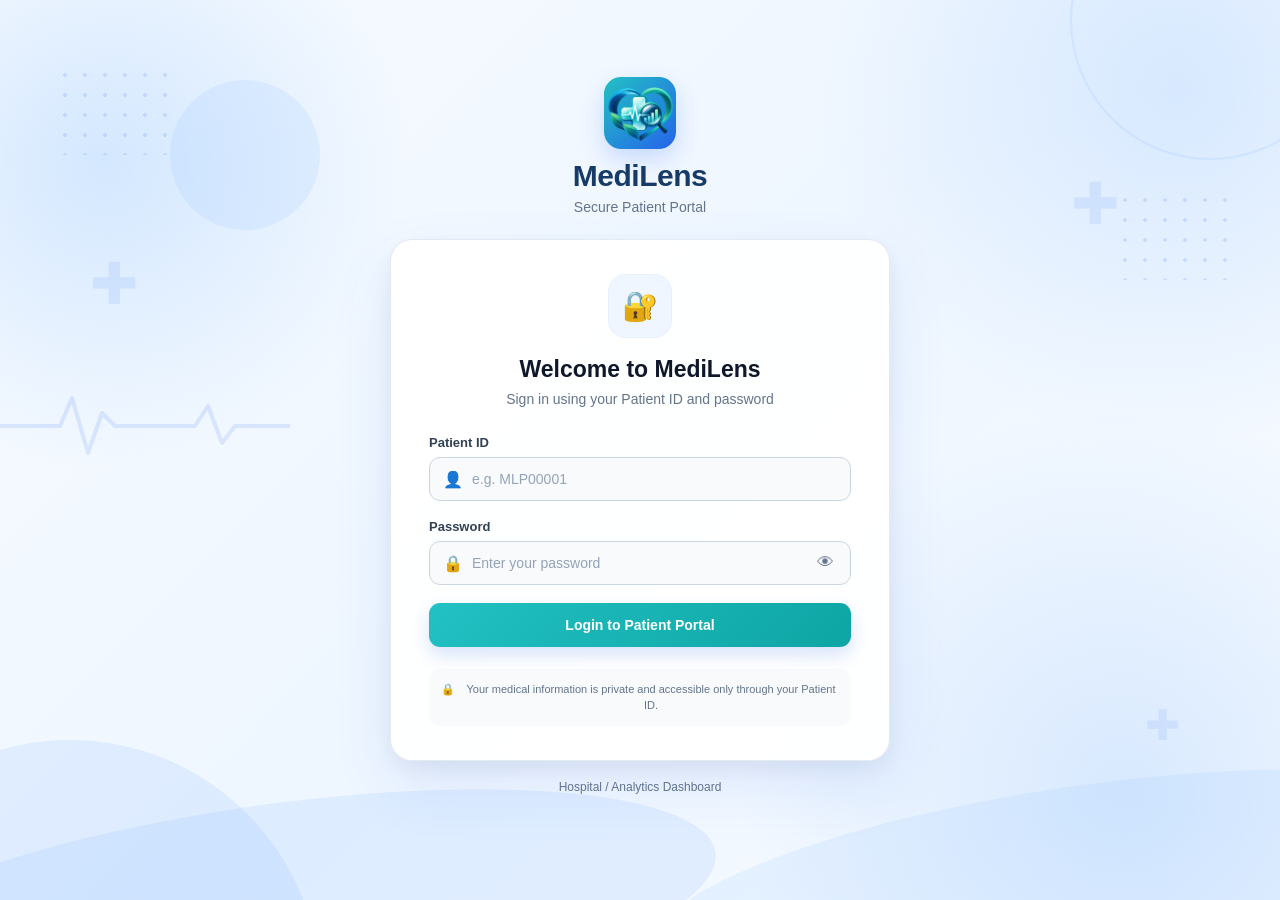
<file: frontend/patient-dashboard.html>
<!DOCTYPE html>
<html lang="en">

<head>

    <meta charset="UTF-8">

    <meta
        name="viewport"
        content="width=device-width, initial-scale=1.0">

    <title>MediLens | My Health Dashboard</title>


    <style>

        * {
            box-sizing: border-box;
        }


        /* =========================================
           PAGE BACKGROUND
        ========================================= */

        body {
            margin: 0;

            min-height: 100vh;

            font-family:
                Arial,
                Helvetica,
                sans-serif;

            color: #0f172a;

            background:
                radial-gradient(
                    circle at 5% 18%,
                    rgba(147, 197, 253, 0.28) 0,
                    rgba(147, 197, 253, 0) 23%
                ),
                radial-gradient(
                    circle at 95% 15%,
                    rgba(34, 193, 195, 0.13) 0,
                    rgba(34, 193, 195, 0) 25%
                ),
                radial-gradient(
                    circle at 88% 82%,
                    rgba(96, 165, 250, 0.18) 0,
                    rgba(96, 165, 250, 0) 30%
                ),
                linear-gradient(
                    135deg,
                    #f8fbff 0%,
                    #eef6ff 50%,
                    #f8fbff 100%
                );

            background-attachment: fixed;

            overflow-x: hidden;
        }


        /* =========================================
           HEALTHCARE BACKGROUND DECORATION
        ========================================= */

        .dashboard-decoration {
            position: fixed;

            inset: 0;

            overflow: hidden;

            pointer-events: none;

            z-index: 0;
        }


        .dashboard-circle {
            position: absolute;

            border-radius: 50%;
        }


        .circle-left {
            width: 190px;
            height: 190px;

            top: 145px;
            left: -65px;

            background:
                rgba(96, 165, 250, 0.10);
        }


        .circle-right {
            width: 310px;
            height: 310px;

            top: -155px;
            right: -75px;

            border:
                2px solid
                rgba(37, 99, 235, 0.09);

            background:
                rgba(147, 197, 253, 0.03);
        }


        .circle-bottom {
            width: 420px;
            height: 420px;

            right: -230px;
            bottom: -250px;

            background:
                rgba(34, 193, 195, 0.07);
        }


        /* =========================================
           MEDICAL CROSSES
        ========================================= */

        .dashboard-cross {
            position: absolute;

            color:
                rgba(37, 99, 235, 0.08);

            font-size: 52px;

            font-weight: 300;
        }


        .cross-left {
            top: 330px;
            left: 65px;
        }


        .cross-right {
            top: 275px;
            right: 85px;
        }


        .cross-bottom {
            bottom: 170px;
            left: 45px;

            font-size: 40px;
        }


        /* =========================================
           DOT PATTERN
        ========================================= */

        .dashboard-dots {
            position: absolute;

            width: 105px;
            height: 85px;

            background-image:
                radial-gradient(
                    rgba(37, 99, 235, 0.18) 2px,
                    transparent 2px
                );

            background-size: 18px 18px;

            opacity: 0.75;
        }


        .dots-left {
            top: 105px;
            left: 35px;
        }


        .dots-right {
            top: 220px;
            right: 25px;
        }


        /* =========================================
           ECG LINE
        ========================================= */

        .dashboard-ecg {
            position: absolute;

            left: -15px;
            top: 47%;

            width: 300px;
            height: 85px;

            opacity: 0.11;
        }


        .dashboard-ecg svg {
            width: 100%;
            height: 100%;
        }


        /* =========================================
           BOTTOM WAVES
        ========================================= */

        .dashboard-wave {
            position: absolute;

            width: 900px;
            height: 220px;

            border-radius: 50%;

            transform: rotate(-7deg);
        }


        .wave-left {
            left: -300px;
            bottom: -145px;

            background:
                rgba(96, 165, 250, 0.10);
        }


        .wave-right {
            right: -330px;
            bottom: -125px;

            background:
                rgba(34, 193, 195, 0.07);
        }


        /* =========================================
           HEADER
        ========================================= */

        .patient-header {
            position: relative;

            z-index: 2;

            height: 72px;

            display: flex;

            align-items: center;

            justify-content: space-between;

            padding: 0 35px;

            background:
                rgba(255, 255, 255, 0.96);

            border-bottom:
                1px solid #e2e8f0;

            box-shadow:
                0 4px 15px
                rgba(15, 23, 42, 0.04);
        }


        .brand {
            display: flex;

            align-items: center;

            gap: 11px;
        }


        .brand-logo {
    width: 42px;
    height: 42px;
    display: flex;
    align-items: center;
    justify-content: center;
    border-radius: 12px;
    overflow: hidden;
    flex-shrink: 0;
    background: linear-gradient(135deg, #22c1c3, #2563eb);
    box-shadow: 0 6px 15px rgba(37, 99, 235, 0.15);
}

.brand-logo img {
    width: 100%;
    height: 100%;
    object-fit: contain;
    display: block;
}


        .brand-text h1 {
            margin: 0;

            font-size: 20px;

            color: #173b67;
        }


        .brand-text p {
            margin: 2px 0 0;

            font-size: 11px;

            color: #64748b;
        }


        .logout-button {
            border: none;

            padding: 9px 15px;

            border-radius: 9px;

            background: #eff6ff;

            color: #2563eb;

            font-size: 13px;

            font-weight: 600;

            cursor: pointer;

            transition: 0.2s ease;
        }


        .logout-button:hover {
            background: #dbeafe;

            transform: translateY(-1px);
        }


        /* =========================================
           MAIN
        ========================================= */

        .dashboard-container {
            position: relative;

            z-index: 2;

            max-width: 1200px;

            margin: 0 auto;

            padding: 35px 25px 60px;
        }


        /* =========================================
           WELCOME
        ========================================= */

        .welcome-section {
            margin-bottom: 28px;
        }


        .welcome-section h2 {
            margin: 0;

            font-size: 28px;

            color: #0f172a;
        }


        .welcome-section p {
            margin: 7px 0 0;

            color: #64748b;

            font-size: 14px;
        }


        /* =========================================
           PATIENT SUMMARY
        ========================================= */

        .summary-card {
            display: flex;

            align-items: center;

            gap: 20px;

            padding: 22px;

            margin-bottom: 25px;

            background:
                rgba(255, 255, 255, 0.95);

            border:
                1px solid #e2e8f0;

            border-radius: 16px;

            box-shadow:
                0 10px 30px
                rgba(15, 23, 42, 0.06);

            backdrop-filter: blur(8px);
        }


        .patient-avatar {
            width: 70px;
            height: 70px;

            flex-shrink: 0;

            display: flex;

            align-items: center;
            justify-content: center;

            border-radius: 18px;

            background:
                linear-gradient(
                    135deg,
                    #dffafa,
                    #dbeafe
                );

            font-size: 32px;
        }


        .patient-summary-info h3 {
            margin: 0 0 5px;

            font-size: 21px;

            color: #0f172a;
        }


        .patient-summary-info p {
            margin: 3px 0;

            color: #64748b;

            font-size: 13px;
        }


        .patient-id-badge {
            display: inline-block;

            margin-top: 6px;

            padding: 5px 9px;

            border-radius: 7px;

            background: #ecfeff;

            color: #0f766e;

            font-size: 11px;

            font-weight: 600;
        }


        /* =========================================
           SECTION TITLE
        ========================================= */

        .section-title {
            margin: 30px 0 15px;

            font-size: 18px;

            color: #0f172a;
        }


        /* =========================================
           INFORMATION GRID
        ========================================= */

        .info-grid {
            display: grid;

            grid-template-columns:
                repeat(4, 1fr);

            gap: 15px;
        }


        .info-card {
            padding: 18px;

            background:
                rgba(255, 255, 255, 0.94);

            border:
                1px solid #e2e8f0;

            border-radius: 14px;

            box-shadow:
                0 6px 20px
                rgba(15, 23, 42, 0.045);

            transition:
                transform 0.2s ease,
                box-shadow 0.2s ease;
        }


        .info-card:hover {
            transform: translateY(-2px);

            box-shadow:
                0 10px 25px
                rgba(37, 99, 235, 0.08);
        }


        .info-label {
            margin-bottom: 7px;

            color: #64748b;

            font-size: 11px;

            font-weight: 600;

            text-transform: uppercase;

            letter-spacing: 0.4px;
        }


        .info-value {
            color: #0f172a;

            font-size: 15px;

            font-weight: 600;

            word-break: break-word;
        }


        /* =========================================
           HEALTH / TEST CARD
        ========================================= */

        .health-grid {
            display: grid;

            grid-template-columns:
                repeat(2, 1fr);

            gap: 18px;
        }


        .health-card {
            padding: 22px;

            background:
                rgba(255, 255, 255, 0.95);

            border:
                1px solid #e2e8f0;

            border-radius: 15px;

            box-shadow:
                0 6px 20px
                rgba(15, 23, 42, 0.045);

            transition:
                transform 0.2s ease,
                box-shadow 0.2s ease;
        }


        .health-card:hover {
            transform: translateY(-2px);

            box-shadow:
                0 10px 28px
                rgba(37, 99, 235, 0.08);
        }


        .health-card-header {
            display: flex;

            align-items: center;

            gap: 10px;

            margin-bottom: 14px;
        }


        .health-icon {
            width: 38px;
            height: 38px;

            display: flex;

            align-items: center;
            justify-content: center;

            border-radius: 10px;

            background: #eff6ff;

            font-size: 19px;
        }


        .health-card-header h3 {
            margin: 0;

            font-size: 15px;

            color: #334155;
        }


        .health-value {
            font-size: 20px;

            font-weight: 700;

            color: #0f172a;
        }


        /* =========================================
           TEST RESULT STATUS
        ========================================= */

        .test-result-status {
            display: inline-flex;

            align-items: center;

            gap: 7px;

            padding: 7px 11px;

            border-radius: 8px;

            font-size: 13px;

            font-weight: 700;
        }


        .test-result-status::before {
            content: "";

            width: 8px;
            height: 8px;

            border-radius: 50%;

            background: currentColor;
        }


        .test-result-normal {
            background: #ecfdf5;

            color: #047857;
        }


        .test-result-abnormal {
            background: #fef2f2;

            color: #b91c1c;
        }


        .test-result-inconclusive {
            background: #fff7ed;

            color: #c2410c;
        }


        /* =========================================
           ADMISSION TIMELINE
        ========================================= */

        .admission-timeline {
            position: relative;

            display: grid;

            grid-template-columns: 1fr 1fr;

            gap: 40px;

            padding: 25px 30px;

            margin-top: 5px;

            background:
                rgba(255, 255, 255, 0.95);

            border:
                1px solid #e2e8f0;

            border-radius: 15px;

            box-shadow:
                0 6px 20px
                rgba(15, 23, 42, 0.045);
        }


        .admission-timeline::before {
            content: "";

            position: absolute;

            left: 50%;

            top: 45px;

            bottom: 45px;

            width: 2px;

            background: #dbeafe;

            transform: translateX(-50%);
        }


        .timeline-item {
            position: relative;

            text-align: center;

            z-index: 1;
        }


        .timeline-dot {
            width: 18px;
            height: 18px;

            margin: 0 auto 12px;

            border-radius: 50%;

            background: #2563eb;

            border: 4px solid #dbeafe;

            box-sizing: content-box;
        }


        .timeline-item:last-child .timeline-dot {
            background: #0ea5a4;

            border-color: #ccfbf1;
        }


        .timeline-label {
            margin-bottom: 5px;

            color: #64748b;

            font-size: 11px;

            font-weight: 700;

            text-transform: uppercase;

            letter-spacing: 0.5px;
        }


        .timeline-date {
            color: #0f172a;

            font-size: 16px;

            font-weight: 700;
        }


        .timeline-description {
            margin-top: 5px;

            color: #64748b;

            font-size: 12px;
        }


        /* =========================================
           BILLING
        ========================================= */

        .billing-card {
            padding: 22px;

            background:
                linear-gradient(
                    135deg,
                    rgba(236, 254, 255, 0.96),
                    rgba(239, 246, 255, 0.96)
                );

            border:
                1px solid #bae6fd;

            border-radius: 15px;

            display: flex;

            align-items: center;

            justify-content: space-between;

            box-shadow:
                0 7px 22px
                rgba(14, 165, 164, 0.06);
        }


        .billing-card h3 {
            margin: 0 0 5px;

            font-size: 15px;

            color: #334155;
        }


        .billing-card p {
            margin: 0;

            color: #64748b;

            font-size: 12px;
        }


        .billing-amount {
            font-size: 25px;

            font-weight: 700;

            color: #0f766e;
        }


        /* =========================================
           LOADING
        ========================================= */

        .loading {
            text-align: center;

            padding: 80px 20px;

            color: #64748b;
        }


        /* =========================================
           ERROR
        ========================================= */

        .dashboard-error {
            display: none;

            max-width: 500px;

            margin: 80px auto;

            padding: 25px;

            text-align: center;

            background: #ffffff;

            border:
                1px solid #fecaca;

            border-radius: 15px;

            color: #b91c1c;
        }


        /* =========================================
           RESPONSIVE
        ========================================= */

        @media (max-width: 900px) {

            .info-grid {
                grid-template-columns:
                    repeat(2, 1fr);
            }

        }


        @media (max-width: 600px) {

            .patient-header {
                padding: 0 15px;
            }


            .brand-text p {
                display: none;
            }


            .dashboard-container {
                padding: 25px 15px 50px;
            }


            .welcome-section h2 {
                font-size: 23px;
            }


            .summary-card {
                align-items: flex-start;
            }


            .info-grid {
                grid-template-columns: 1fr;
            }


            .health-grid {
                grid-template-columns: 1fr;
            }


            .admission-timeline {
                grid-template-columns: 1fr;

                gap: 25px;

                padding: 25px 20px;
            }


            .admission-timeline::before {
                display: none;
            }


            .billing-card {
                gap: 15px;

                align-items: flex-start;

                flex-direction: column;
            }


            .dashboard-ecg {
                left: -120px;
            }


            .cross-left {
                left: 15px;
            }


            .cross-right {
                right: 20px;
            }

        }

    </style>

</head>


<body>


    <!-- =========================================
         HEALTHCARE BACKGROUND DECORATION
    ========================================= -->

    <div class="dashboard-decoration">

        <div class="dashboard-circle circle-left"></div>

        <div class="dashboard-circle circle-right"></div>

        <div class="dashboard-circle circle-bottom"></div>


        <div class="dashboard-cross cross-left">
            ✚
        </div>

        <div class="dashboard-cross cross-right">
            ✚
        </div>

        <div class="dashboard-cross cross-bottom">
            ✚
        </div>


        <div class="dashboard-dots dots-left"></div>

        <div class="dashboard-dots dots-right"></div>


        <!-- ECG -->

        <div class="dashboard-ecg">

            <svg
                viewBox="0 0 300 85"
                fill="none"
                xmlns="http://www.w3.org/2000/svg">

                <path
                    d="M0 45
                       H55
                       L70 45
                       L83 18
                       L98 72
                       L112 33
                       L125 45
                       H190
                       L205 45
                       L218 25
                       L232 64
                       L245 45
                       H300"
                    stroke="#2563eb"
                    stroke-width="4"
                    stroke-linecap="round"
                    stroke-linejoin="round"/>

            </svg>

        </div>


        <div class="dashboard-wave wave-left"></div>

        <div class="dashboard-wave wave-right"></div>

    </div>



    <!-- =========================================
         HEADER
    ========================================= -->

    <header class="patient-header">

        <div class="brand">

            <div class="brand-logo">
    <img src="images/medilens-logo.png" alt="MediLens Logo">
</div>


            <div class="brand-text">

                <h1>
                    MediLens
                </h1>

                <p>
                    Patient Portal
                </p>

            </div>

        </div>


        <button
            id="patientLogoutBtn"
            class="logout-button">

            Logout

        </button>

    </header>



    <!-- =========================================
         MAIN DASHBOARD
    ========================================= -->

    <main
        class="dashboard-container"
        id="patientDashboard">


        <!-- LOADING -->

        <div
            id="dashboardLoading"
            class="loading">

            Loading your health information...

        </div>



        <!-- ERROR -->

        <div
            id="dashboardError"
            class="dashboard-error">

            <h3>
                Unable to load patient information
            </h3>

            <p>
                Please login again.
            </p>

        </div>



        <!-- ACTUAL CONTENT -->

        <div
            id="dashboardContent"
            style="display: none;">


            <!-- WELCOME -->

            <section class="welcome-section">

                <h2>
                    Welcome,
                    <span id="patientName">
                        Patient
                    </span>
                    👋
                </h2>

                <p>
                    Here you can view your personal
                    healthcare information.
                </p>

            </section>



            <!-- PATIENT SUMMARY -->

            <section class="summary-card">

                <div class="patient-avatar">
                    👤
                </div>


                <div class="patient-summary-info">

                    <h3 id="summaryName">
                        —
                    </h3>

                    <p>
                        Patient ID:
                        <strong id="summaryPatientId">
                            —
                        </strong>
                    </p>

                    <p>
                        Hospital:
                        <strong id="summaryHospital">
                            —
                        </strong>
                    </p>

                    <span
                        class="patient-id-badge"
                        id="summaryAdmissionType">

                        —

                    </span>

                </div>

            </section>



            <!-- PERSONAL INFORMATION -->

            <h3 class="section-title">
                Personal Information
            </h3>


            <section class="info-grid">


                <div class="info-card">

                    <div class="info-label">
                        Patient ID
                    </div>

                    <div
                        class="info-value"
                        id="patientId">

                        —

                    </div>

                </div>


                <div class="info-card">

                    <div class="info-label">
                        Age
                    </div>

                    <div
                        class="info-value"
                        id="patientAge">

                        —

                    </div>

                </div>


                <div class="info-card">

                    <div class="info-label">
                        Gender
                    </div>

                    <div
                        class="info-value"
                        id="patientGender">

                        —

                    </div>

                </div>


                <div class="info-card">

                    <div class="info-label">
                        Blood Type
                    </div>

                    <div
                        class="info-value"
                        id="patientBloodType">

                        —

                    </div>

                </div>


            </section>



            <!-- MEDICAL INFORMATION -->

            <h3 class="section-title">
                Medical Information
            </h3>


            <section class="health-grid">


                <div class="health-card">

                    <div class="health-card-header">

                        <div class="health-icon">
                            🩺
                        </div>

                        <h3>
                            Medical Condition
                        </h3>

                    </div>

                    <div
                        class="health-value"
                        id="patientCondition">

                        —

                    </div>

                </div>


                <div class="health-card">

                    <div class="health-card-header">

                        <div class="health-icon">
                            🧪
                        </div>

                        <h3>
                            Test Results
                        </h3>

                    </div>

                    <div
                        class="test-result-status"
                        id="patientTestResult">

                        —

                    </div>

                </div>


                <div class="health-card">

                    <div class="health-card-header">

                        <div class="health-icon">
                            💊
                        </div>

                        <h3>
                            Medication
                        </h3>

                    </div>

                    <div
                        class="health-value"
                        id="patientMedication">

                        —

                    </div>

                </div>


                <div class="health-card">

                    <div class="health-card-header">

                        <div class="health-icon">
                            👨‍⚕️
                        </div>

                        <h3>
                            Doctor
                        </h3>

                    </div>

                    <div
                        class="health-value"
                        id="patientDoctor">

                        —

                    </div>

                </div>


            </section>



            <!-- ADMISSION INFORMATION -->

            <h3 class="section-title">
                Admission Information
            </h3>


            <section class="info-grid">


                <div class="info-card">

                    <div class="info-label">
                        Admission Date
                    </div>

                    <div
                        class="info-value"
                        id="patientAdmissionDate">

                        —

                    </div>

                </div>


                <div class="info-card">

                    <div class="info-label">
                        Discharge Date
                    </div>

                    <div
                        class="info-value"
                        id="patientDischargeDate">

                        —

                    </div>

                </div>


                <div class="info-card">

                    <div class="info-label">
                        Admission Type
                    </div>

                    <div
                        class="info-value"
                        id="patientAdmissionType">

                        —

                    </div>

                </div>


                <div class="info-card">

                    <div class="info-label">
                        Room Number
                    </div>

                    <div
                        class="info-value"
                        id="patientRoom">

                        —

                    </div>

                </div>


            </section>



            <!-- =========================================
                 ADMISSION TIMELINE
            ========================================= -->

            <h3 class="section-title">
                Admission Journey
            </h3>


            <section class="admission-timeline">

                <!-- ADMISSION -->

                <div class="timeline-item">

                    <div class="timeline-dot"></div>

                    <div class="timeline-label">
                        Admission
                    </div>

                    <div
                        class="timeline-date"
                        id="timelineAdmissionDate">

                        —

                    </div>

                    <div class="timeline-description">
                        Patient admitted
                    </div>

                </div>


                <!-- DISCHARGE -->

                <div class="timeline-item">

                    <div class="timeline-dot"></div>

                    <div class="timeline-label">
                        Discharge
                    </div>

                    <div
                        class="timeline-date"
                        id="timelineDischargeDate">

                        —

                    </div>

                    <div class="timeline-description">
                        Patient discharged
                    </div>

                </div>

            </section>



            <!-- OTHER INFORMATION -->

            <h3 class="section-title">
                Hospital & Insurance
            </h3>


            <section class="info-grid">


                <div class="info-card">

                    <div class="info-label">
                        Hospital
                    </div>

                    <div
                        class="info-value"
                        id="patientHospital">

                        —

                    </div>

                </div>


                <div class="info-card">

                    <div class="info-label">
                        Insurance Provider
                    </div>

                    <div
                        class="info-value"
                        id="patientInsurance">

                        —

                    </div>

                </div>


            </section>



            <!-- BILLING -->

            <h3 class="section-title">
                Billing Information
            </h3>


            <section class="billing-card">

                <div>

                    <h3>
                        Total Billing Amount
                    </h3>

                    <p>
                        Amount recorded in MediLens
                    </p>

                </div>


                <div
                    class="billing-amount"
                    id="patientBilling">

                    ₹0.00

                </div>

            </section>


            <!-- MY CARE PLAN SECTION -->

<h3 class="section-title">My Care Plan</h3>

<section class="health-card" id="patientCarePlan"
    style="margin-bottom: 25px; padding: 28px;">

    <!-- Loading Message -->
    <div id="carePlanLoading">
        Loading your care plan...
    </div>

    <!-- Care Plan Details -->
    <div id="carePlanDetails" style="display: none;">

        <div style="margin-bottom: 22px;">
            <div class="info-label">Doctor-Reviewed Status</div>
            <h3 id="portalCareStatus">—</h3>
        </div>

        <div style="margin-bottom: 22px;">
            <div class="info-label">Care Instructions</div>
            <p id="portalCareInstructions">—</p>
        </div>

        <div style="margin-bottom: 22px;">
            <div class="info-label">Next Follow-up Date</div>
            <h3 id="portalFollowUpDate">—</h3>
        </div>

        <div style="margin-bottom: 22px;">
            <div class="info-label">Follow-up Purpose</div>
            <p id="portalFollowUpPurpose">—</p>
        </div>

        <div>
            <div class="info-label">Last Reviewed Date</div>
            <p id="portalLastReviewed">—</p>
        </div>

    </div>

    <!-- No Care Plan Message -->
    <div id="carePlanEmpty" style="display: none;">
        <h3>No Care Plan Available Yet</h3>
        <p>
            Your hospital has not added a care plan yet.
            Please contact your hospital for further information.
        </p>
    </div>

</section>

<!-- END MY CARE PLAN SECTION -->


        </div>

    </main>



    <!-- PATIENT JS -->

    <script src="js/patient.js"></script>


</body>

</html>
</file>
